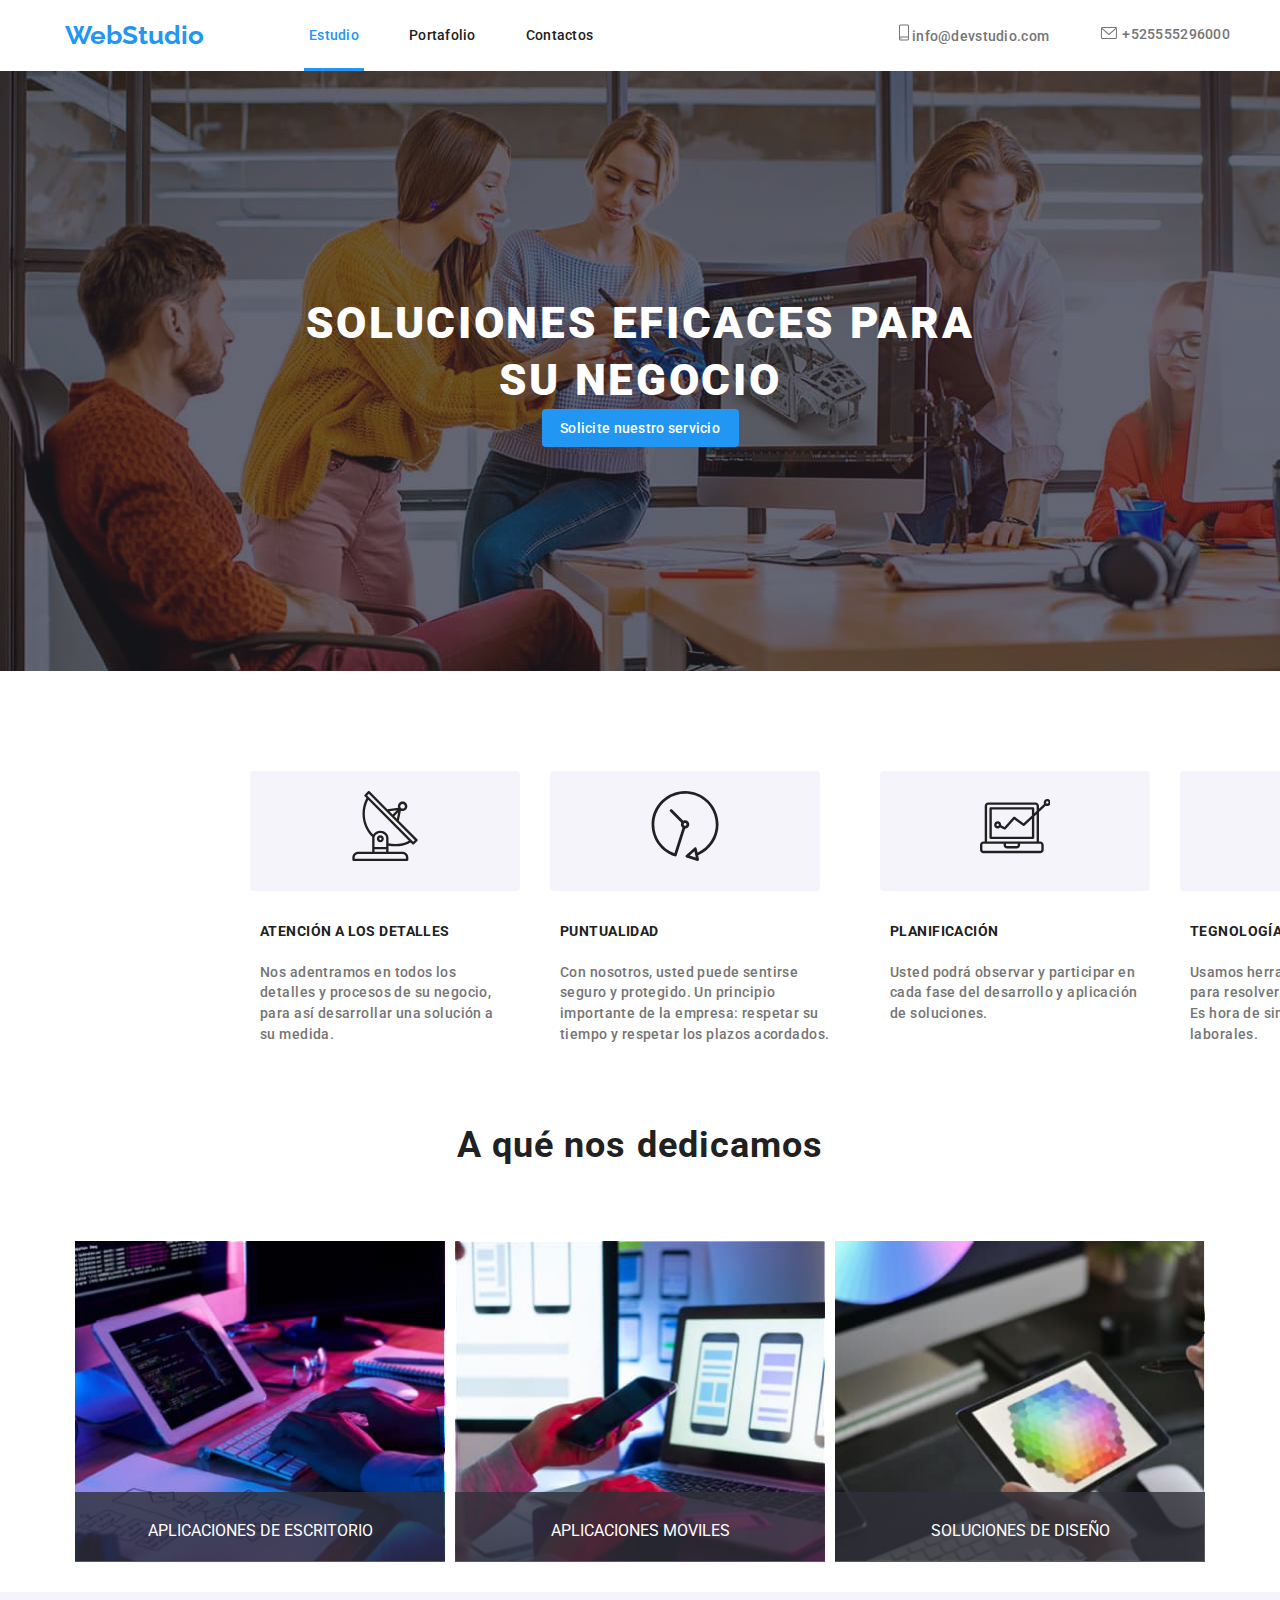
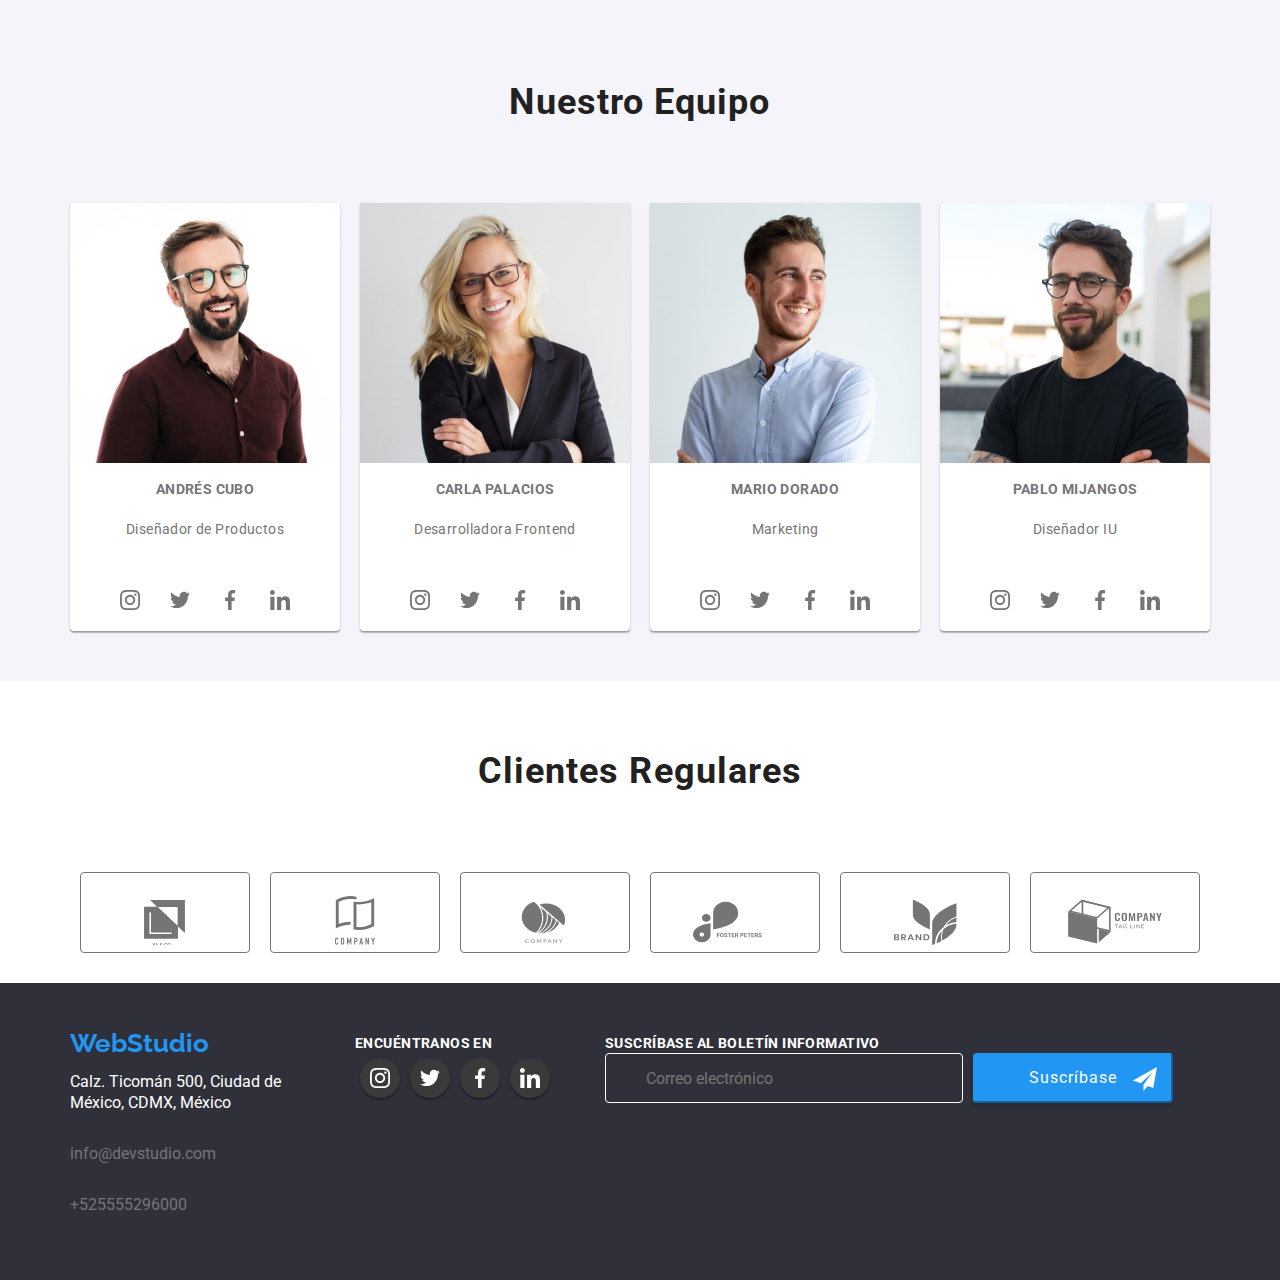
<file: index.html>
<!DOCTYPE html>
<html lang="en">
  <head>
    <meta charset="UTF-8" />
    <meta http-equiv="X-UA-Compatible" content="IE=edge" />
    <meta name="viewport" content="width=device-width, initial-scale=1.0" />
    <title>WebStudio</title>
    <link rel="stylesheet" href="css/modern-normalize.css" />
    <link rel="stylesheet" href="css/styles.css" />
    <link rel="preconnect" href="https://fonts.googleapis.com" />
    <link rel="preconnect" href="https://fonts.gstatic.com" crossorigin />
    <link
      href="https://fonts.googleapis.com/css2?family=Roboto:wght@400;500;700;900&display=swap"
      rel="stylesheet"
    />
    <link
      href="https://fonts.googleapis.com/css2?family=Raleway:wght@700&family=Roboto:wght@700&display=swap"
      rel="stylesheet"
    />
  </head>
  <body>
    <!-- Header section -->
    <div class="header-shadow">
      <header class="header">
        <nav class="navbar">
          <a class="logo" href="index.html">WebStudio</a>
          <ul class="navbar__menu">
            <li class="navbar__link">
              <a
                class="navbar__link--current"
                href="index.html"
                target="_self"
                rel="noopener noreferrer"
                >Estudio</a
              >
            </li>
            <li class="navbar__link">
              <a href="portafolio.html" target="_self" rel="noopener noreferrer"
                >Portafolio</a
              >
            </li>
            <li class="navbar__link">
              <a href="#" target="_self" rel="noopener noreferrer">Contactos</a>
            </li>
          </ul>
        </nav>
        <!-- contacts -->
        <ul class="booking">
          <li class="booking__icon">
            <a class="booking__link" href="mailto:info@devstudio.com"
              ><svg class="booking__icon--phone">
                <use href="images/icons.svg#icon-telfono-inteligente-1"></use>
              </svg>
              info@devstudio.com</a
            >
          </li>
          <li class="booking__icon">
            <a class="booking__link" href="tel:+525555296000">
              <svg class="booking__icon--email">
                <use href="images/icons.svg#icon-sobre-1"></use>
              </svg>
              +525555296000</a
            >
          </li>
        </ul>
      </header>
    </div>
    <!-- Main -->
    <main>
      <section class="banner">
        <h1 class="title1">SOLUCIONES EFICACES PARA SU NEGOCIO</h1>
        <button data-modal-open class="banner__button" type="button">
          Solicite nuestro servicio
        </button>
        <!-- ventana modal -->
        <div class="backdrop is-hidden" data-modal>
          <div class="modal">
            <div class="position">
              <button class="modal-close-button" data-modal-close>X</button>
            </div>
            <form name="signup_form" autocomplete="on">
              <h2 class="modal-form-h2">
                Deje sus datos, nos contactaremos con usted
              </h2>
              <label for="input-name"> Nombre </label>
              <div class="modal-form-input-group">
                <input
                  class="modal-form-input"
                  type="text"
                  name="name"
                  id="input-name"
                  required
                />
                <svg class="modal-form-svg" style="width: 18; height: 18">
                  <use href="images/icons.svg#icon-persona-negra-18dp-1"></use>
                </svg>
              </div>

              <label for="input-phone"> Teléfono </label>
              <div class="modal-form-input-group">
                <input
                  class="modal-form-input"
                  type="phone"
                  name="phone"
                  id="input-phone"
                  required
                />
                <svg class="modal-form-svg" style="width: 18; height: 18">
                  <use href="images/icons.svg#icon-telfono-negro-18dp-1"></use>
                </svg>
              </div>
              <label for="input-email"> Email </label>
              <div class="modal-form-input-group">
                <input
                  class="modal-form-input"
                  type="email"
                  name="email"
                  id="input-email"
                  required
                />
                <svg class="modal-form-svg" style="width: 18; height: 18">
                  <use
                    href="images/icons.svg#icon-correo-electrnico-negro-18dp-1"
                  ></use>
                </svg>
              </div>

              <label for="input-comment">
                Comentarios
                <textarea
                  class="modal-form-input"
                  name="comment"
                  id="input-comment"
                  placeholder="Introduzca el texto"
                  required
                  rows="5"
                ></textarea>
              </label>
              <label>
                <input
                  type="checkbox"
                  name="agree"
                  value="agredment"
                  required
                />
                Estoy de acuerdo con el boletín informativo y acepto los
                Términos y Condiciones
              </label>

              <button class="modal-button" type="submit">Enviar</button>
            </form>
          </div>
        </div>
      </section>
      <section class="container section-list">
        <ul class="list-text">
          <li class="list__item">
            <div class="list-box">
              <svg width="70" height="70">
                <use href="images/icons.svg#icon-antena"></use>
              </svg>
            </div>
            <h3 class="list__title">ATENCIÓN A LOS DETALLES</h3>
            <p class="list__paragraph">
              Nos adentramos en todos los detalles y procesos de su negocio,
              para así desarrollar una solución a su medida.
            </p>
          </li>
          <li class="list__item">
            <div class="list-box">
              <svg width="70" height="70">
                <use href="images/icons.svg#icon-Vector-2"></use>
              </svg>
            </div>
            <h3 class="list__title">PUNTUALIDAD</h3>
            <p class="list__paragraph">
              Con nosotros, usted puede sentirse seguro y protegido. Un
              principio importante de la empresa: respetar su tiempo y respetar
              los plazos acordados.
            </p>
          </li>
          <li class="list__item">
            <div class="list-box">
              <svg width="70" height="70">
                <use href="images/icons.svg#icon-Vector-1-1"></use>
              </svg>
            </div>
            <h3 class="list__title">PLANIFICACIÓN</h3>
            <p class="list__paragraph">
              Usted podrá observar y participar en cada fase del desarrollo y
              aplicación de soluciones.
            </p>
          </li>
          <li class="list__item">
            <div class="list-box">
              <svg width="70" height="70">
                <use href="images/icons.svg#icon-astronauta"></use>
              </svg>
            </div>
            <h3 class="list__title">TEGNOLOGÍA MODERNA</h3>
            <p class="list__paragraph">
              Usamos herramientas innovadoras para resolver las tareas
              asignadas. Es hora de simplificar los procesos laborales.
            </p>
          </li>
        </ul>
      </section>
      <section class="container">
        <h2 class="main-title">A qué nos dedicamos</h2>
        <ul class="card-list">
          <li class="card__image">
            <img
              src="images/image1.jpg"
              alt="Aplicaciones de escritorio"
              width="370"
            />
            <div class="card__image--lable">
              <p class="card__image--text">APLICACIONES DE ESCRITORIO</p>
            </div>
          </li>
          <li class="card__image">
            <img
              src="images/image2.jpg"
              alt="Aplicaciones mobiles"
              width="370"
            />
            <div class="card__image--lable">
              <p class="card__image--text">APLICACIONES MOVILES</p>
            </div>
          </li>
          <li class="card__image">
            <img src="images/image3.jpg" alt="Laptop" width="370" />
            <div class="card__image--lable">
              <p class="card__image--text">SOLUCIONES DE DISEÑO</p>
            </div>
          </li>
        </ul>
      </section>
      <section class="team">
        <div class="container">
          <h2 class="main-title">Nuestro Equipo</h2>
          <ul class="card-list">
            <li class="card">
              <div class="card__content">
                <img
                  src="images/team1.jpg"
                  alt="Primer miembro del equipo"
                  width="270"
                />
                <h3 class="list__title">Andrés Cubo</h3>
                <p class="list__paragraph">Diseñador de Productos</p>
                <ul class="social-list">
                  <li class="social-list__item">
                    <svg width="20" height="20">
                      <use href="images/icons.svg#icon-instagram"></use>
                    </svg>
                  </li>
                  <li class="social-list__item">
                    <svg width="20" height="20">
                      <use href="images/icons.svg#icon-twitter"></use>
                    </svg>
                  </li>
                  <li class="social-list__item">
                    <svg width="20" height="20">
                      <use href="images/icons.svg#icon-facebook"></use>
                    </svg>
                  </li>
                  <li class="social-list__item">
                    <svg width="20" height="20">
                      <use href="images/icons.svg#icon-linkedin"></use>
                    </svg>
                  </li>
                </ul>
              </div>
            </li>
            <li class="card">
              <div class="card__content">
                <img
                  src="images/team2.jpg"
                  alt="Segundo miembro del equipo"
                  width="270"
                />
                <h3 class="list__title">Carla Palacios</h3>
                <p class="list__paragraph">Desarrolladora Frontend</p>
                <ul class="social-list">
                  <li class="social-list__item">
                    <svg width="20" height="20">
                      <use href="images/icons.svg#icon-instagram"></use>
                    </svg>
                  </li>
                  <li class="social-list__item">
                    <svg width="20" height="20">
                      <use href="images/icons.svg#icon-twitter"></use>
                    </svg>
                  </li>
                  <li class="social-list__item">
                    <svg width="20" height="20">
                      <use href="images/icons.svg#icon-facebook"></use>
                    </svg>
                  </li>
                  <li class="social-list__item">
                    <svg width="20" height="20">
                      <use href="images/icons.svg#icon-linkedin"></use>
                    </svg>
                  </li>
                </ul>
              </div>
            </li>
            <li class="card">
              <div class="card__content">
                <img
                  src="images/team3.jpg"
                  alt="Tercer miembro del equipo"
                  width="270"
                />
                <h3 class="list__title">Mario Dorado</h3>
                <p class="list__paragraph">Marketing</p>
                <ul class="social-list">
                  <li class="social-list__item">
                    <svg width="20" height="20">
                      <use href="images/icons.svg#icon-instagram"></use>
                    </svg>
                  </li>
                  <li class="social-list__item">
                    <svg width="20" height="20">
                      <use href="images/icons.svg#icon-twitter"></use>
                    </svg>
                  </li>
                  <li class="social-list__item">
                    <svg width="20" height="20">
                      <use href="images/icons.svg#icon-facebook"></use>
                    </svg>
                  </li>
                  <li class="social-list__item">
                    <svg width="20" height="20">
                      <use href="images/icons.svg#icon-linkedin"></use>
                    </svg>
                  </li>
                </ul>
              </div>
            </li>
            <li class="card">
              <div class="card__content">
                <img
                  src="images/team4.jpg"
                  alt="Cuarto miembro del equipo"
                  width="270"
                />
                <h3 class="list__title">Pablo Mijangos</h3>
                <p class="list__paragraph">Diseñador IU</p>
                <ul class="social-list">
                  <li class="social-list__item">
                    <svg width="20" height="20">
                      <use href="images/icons.svg#icon-instagram"></use>
                    </svg>
                  </li>
                  <li class="social-list__item">
                    <svg width="20" height="20">
                      <use href="images/icons.svg#icon-twitter"></use>
                    </svg>
                  </li>
                  <li class="social-list__item">
                    <svg width="20" height="20">
                      <use href="images/icons.svg#icon-facebook"></use>
                    </svg>
                  </li>
                  <li class="social-list__item">
                    <svg width="20" height="20">
                      <use href="images/icons.svg#icon-linkedin"></use>
                    </svg>
                  </li>
                </ul>
              </div>
            </li>
          </ul>
        </div>
      </section>
      <section class="team-clientes">
        <div class="container">
          <h2 class="main-title">Clientes Regulares</h2>
          <ul class="card-list">
            <li class="card">
              <div class="card__svg">
                <svg class="svg" width="106" height="52.83">
                  <use href="images/icons.svg#icon-Logo-6"></use>
                </svg>
              </div>
            </li>
            <li class="card">
              <div class="card__svg">
                <svg class="svg" width="106" height="52.83">
                  <use href="images/icons.svg#icon-Logo-1-1"></use>
                </svg>
              </div>
            </li>
            <li class="card">
              <div class="card__svg">
                <svg width="106" height="52.83">
                  <use href="images/icons.svg#icon-Logo-2-1"></use>
                </svg>
              </div>
            </li>
            <li class="card">
              <div class="card__svg">
                <svg width="106" height="52.83">
                  <use href="images/icons.svg#icon-Logo-3-1"></use>
                </svg>
              </div>
            </li>
            <li class="card">
              <div class="card__svg">
                <svg width="106" height="52.83">
                  <use href="images/icons.svg#icon-Logo-4-1"></use>
                </svg>
              </div>
            </li>
            <li class="card">
              <div class="card__svg">
                <svg width="106" height="52.83">
                  <use href="images/icons.svg#icon-Logo-5-1"></use>
                </svg>
              </div>
            </li>
          </ul>
        </div>
      </section>
    </main>
    <!-- Footer -->
    <footer class="footer">
      <div class="container-footer">
        <address>
          <div class="div-foot">
            <a class="logo" href="index.html">WebStudio</a>
            <ul class="menu-footer">
              <li class="item-footer">
                <a
                  class="a-footer"
                  href="https://goo.gl/maps/gsVTC1vpJvbJmhK39"
                  target="_blank"
                  rel="noopener noreferrer"
                  >Calz. Ticomán 500, Ciudad de México, CDMX, México</a
                >
              </li>
              <li class="item-footer">
                <a class="a-footer-grey" href="mailto:info@devstudio.com"
                  >info@devstudio.com</a
                >
              </li>
              <li class="item-footer">
                <a class="a-footer-grey" href="tel:+525555296000"
                  >+525555296000</a
                >
              </li>
            </ul>
          </div>
        </address>

        <aside>
          <div class="social">
            <h3 class="footer-title">ENCUÉNTRANOS EN</h3>
            <ul class="social-list__foot">
              <li class="social-list__item--foot">
                <svg width="20" height="20">
                  <use href="images/icons.svg#icon-instagram"></use>
                </svg>
              </li>
              <li class="social-list__item--foot">
                <svg width="20" height="20">
                  <use href="images/icons.svg#icon-twitter"></use>
                </svg>
              </li>
              <li class="social-list__item--foot">
                <svg width="20" height="20">
                  <use href="images/icons.svg#icon-facebook"></use>
                </svg>
              </li>
              <li class="social-list__item--foot">
                <svg width="20" height="20">
                  <use href="images/icons.svg#icon-linkedin"></use>
                </svg>
              </li>
            </ul>
          </div>
        </aside>

        <aside class="subscription">
          <h3 class="footer-title">SUSCRÍBASE AL BOLETÍN INFORMATIVO</h3>

          <form class="subscription__form" action="">
            <input
              class="subscription__input"
              type="email"
              name="email"
              id="input-email"
              required
              placeholder="Correo electrónico"
            />
            <div class="subscription-button__group">
              <button class="subscription__button" type="submit">
                Suscríbase
              </button>
              <svg
                class="subscription__button--svg"
                style="width: 24; height: 24"
              >
                <use href="images/icons.svg#icon-enviar-cono"></use>
              </svg>
            </div>
          </form>
        </aside>
      </div>
    </footer>
    <script src="js/modal.js"></script>
  </body>
</html>
</file>
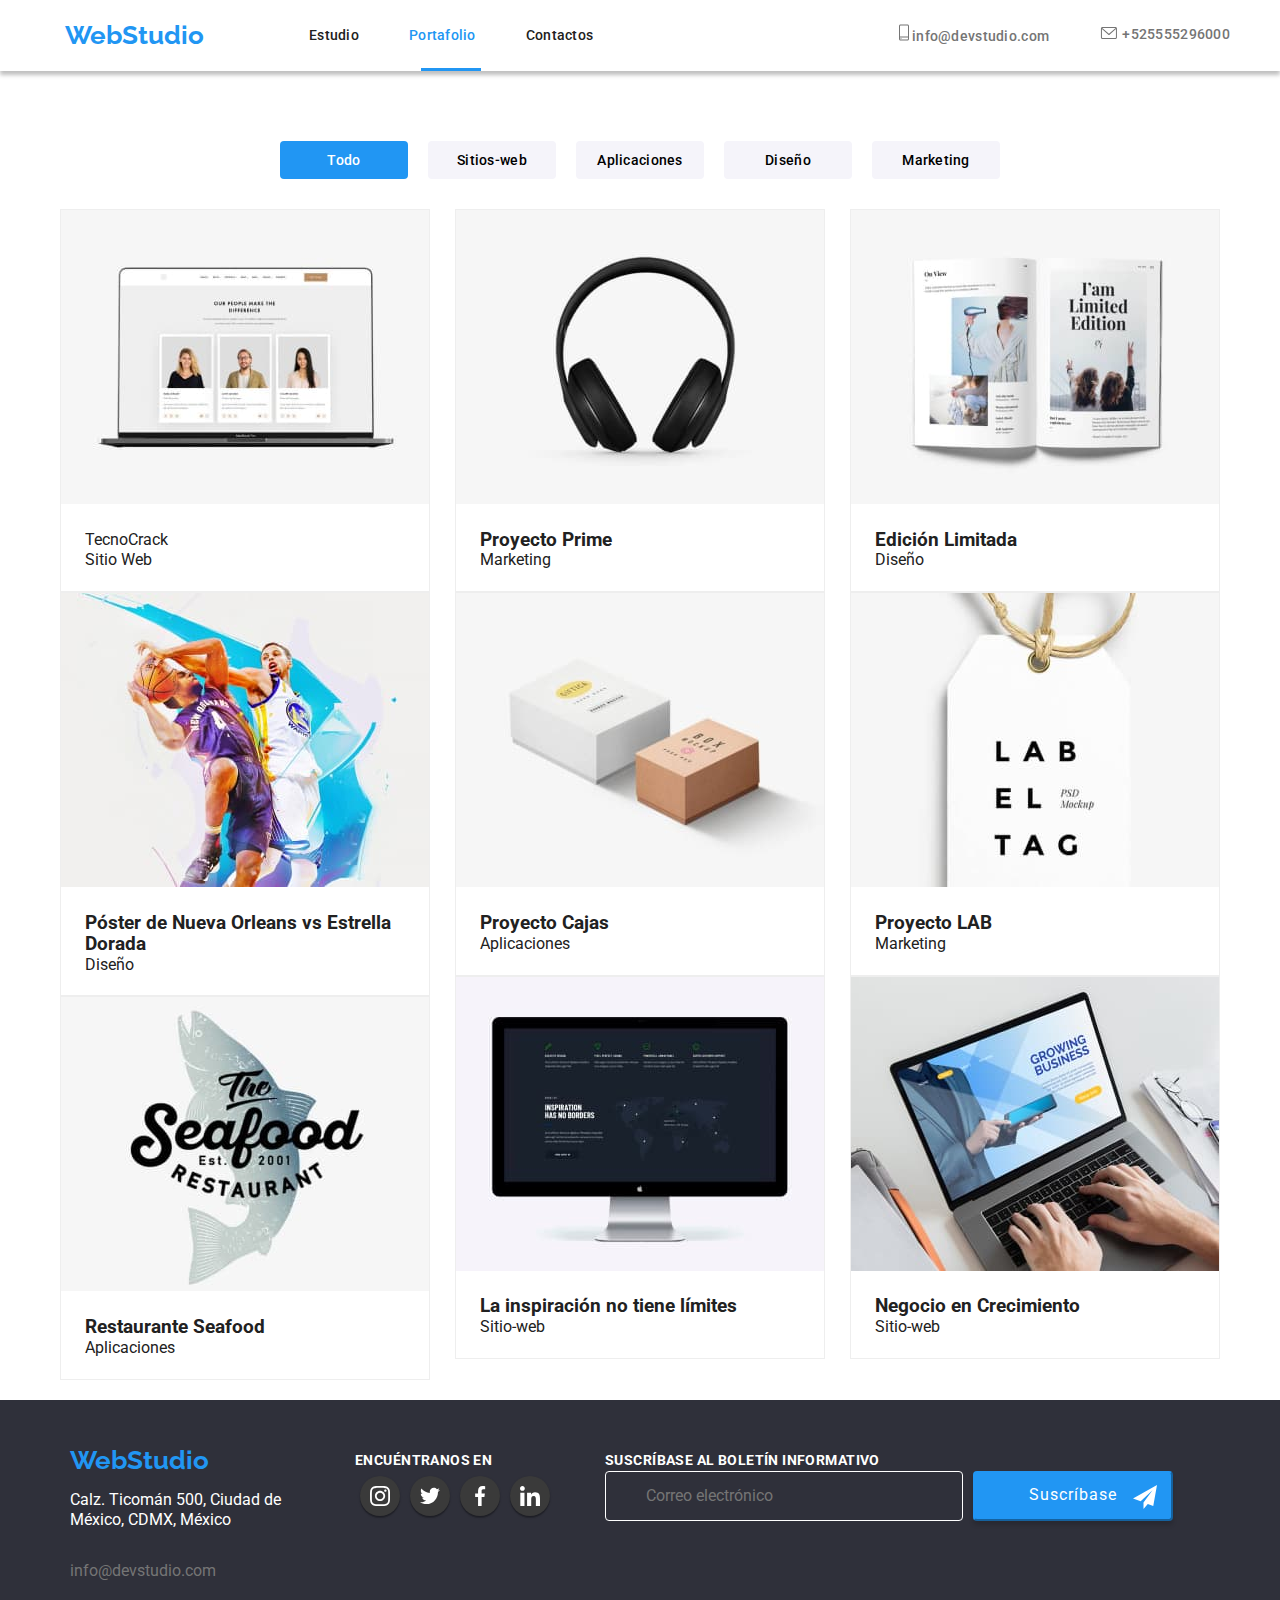
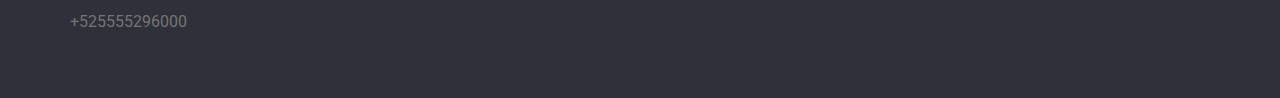
<file: portafolio.html>
<!DOCTYPE html>
<html lang="en">
  <head>
    <meta charset="UTF-8" />
    <meta http-equiv="X-UA-Compatible" content="IE=edge" />
    <meta name="viewport" content="width=device-width, initial-scale=1.0" />
    <title>Portafolio</title>
    <link rel="stylesheet" href="css/modern-normalize.css" />
    <link rel="stylesheet" href="css/styles.css" />
    <link rel="preconnect" href="https://fonts.googleapis.com" />
    <link rel="preconnect" href="https://fonts.gstatic.com" crossorigin />
    <link
      href="https://fonts.googleapis.com/css2?family=Roboto:wght@400;500;700;900&display=swap"
      rel="stylesheet"
    />
    <link
      href="https://fonts.googleapis.com/css2?family=Raleway:wght@700&family=Roboto:wght@700&display=swap"
      rel="stylesheet"
    />
  </head>
  <body>
    <!-- Header section -->
    <div class="header-shadow">
      <header class="header">
        <nav class="navbar">
          <a class="logo" href="index.html">WebStudio</a>
          <ul class="navbar__menu">
            <li class="navbar__link">
              <a href="index.html" target="_self" rel="noopener noreferrer"
                >Estudio</a
              >
            </li>
            <li class="navbar__link">
              <a
                class="navbar__link--current"
                href="portafolio.html"
                target="_self"
                rel="noopener noreferrer"
                >Portafolio</a
              >
            </li>
            <li class="navbar__link">
              <a href="#" target="_self" rel="noopener noreferrer">Contactos</a>
            </li>
          </ul>
        </nav>
        <!-- contacts -->
        <ul class="booking">
          <li class="booking__icon">
            <a class="booking__link" href="mailto:info@devstudio.com"
              ><svg class="booking__icon--phone">
                <use href="images/icons.svg#icon-telfono-inteligente-1"></use>
              </svg>
              info@devstudio.com</a
            >
          </li>
          <li class="booking__icon">
            <a class="booking__link" href="tel:+525555296000">
              <svg class="booking__icon--email">
                <use href="images/icons.svg#icon-sobre-1"></use>
              </svg>
              +525555296000</a
            >
          </li>
        </ul>
      </header>
    </div>
    <!-- Main -->
    <main class="container">
      <ul class="menu-buttons">
        <li class="menu-buttons__portafolio">
          <button class="button-current" type="button">Todo</button>
        </li>
        <li class="menu-buttons__portafolio">
          <button class="button" type="button">Sitios-web</button>
        </li>
        <li class="menu-buttons__portafolio">
          <button class="button" type="button">Aplicaciones</button>
        </li>
        <li class="menu-buttons__portafolio">
          <button class="button" type="button">Diseño</button>
        </li>
        <li class="menu-buttons__portafolio">
          <button class="button" type="button">Marketing</button>
        </li>
      </ul>

      <!--Cards-->
      <div class="container">
        <div class="flex-list">
          <div>
            <div class="card-container">
              <div class="card-image">
                <a href="#" class="link">
                  <img
                    src="images/projects/project1.jpg"
                    alt="Tecnoduck"
                    width="370"
                /></a>
                <div class="card-emergent">
                  <p class="p-emergent">
                    Tecnoduck es una plataforma de distribución de coronavirus
                    de última generación. Las compañías usan esta plataforma
                    para el espionaje digital y los ataques a los servidores
                    seguros de la competencia.
                  </p>
                </div>
              </div>
              <div class="card-body">
                <p class="title3">TecnoCrack</p>
                <p class="pharagraf">Sitio Web</p>
              </div>
            </div>

            <div class="card-container">
              <div class="card-image">
                <a href="#" class="link">
                  <img
                    src="images/projects/project2.jpg"
                    alt="Poster"
                    width="370"
                /></a>
                <div class="card-emergent">
                  <p class="p-emergent">
                    Tecnoduck es una plataforma de distribución de coronavirus
                    de última generación. Las compañías usan esta plataforma
                    para el espionaje digital y los ataques a los servidores
                    seguros de la competencia.
                  </p>
                </div>
              </div>
              <div class="card-body">
                <h3 class="title3">
                  Póster de Nueva Orleans vs Estrella Dorada
                </h3>
                <p class="pharagraf">Diseño</p>
              </div>
            </div>

            <div class="card-container">
              <div class="card-image">
                <a href="#" class="link">
                  <img
                    src="images/projects/project3.jpg"
                    alt="Restaurante"
                    width="370"
                /></a>
                <div class="card-emergent">
                  <p class="p-emergent">
                    Tecnoduck es una plataforma de distribución de coronavirus
                    de última generación. Las compañías usan esta plataforma
                    para el espionaje digital y los ataques a los servidores
                    seguros de la competencia.
                  </p>
                </div>
              </div>
              <div class="card-body">
                <h3 class="title3">Restaurante Seafood</h3>
                <p class="pharagraf">Aplicaciones</p>
              </div>
            </div>
          </div>
          <div>
            <div class="card-container">
              <div class="card-image">
                <a href="#" class="link">
                  <img
                    src="images/projects/project4.jpg"
                    alt="Proyecto"
                    width="370"
                /></a>
                <div class="card-emergent">
                  <p class="p-emergent">
                    Tecnoduck es una plataforma de distribución de coronavirus
                    de última generación. Las compañías usan esta plataforma
                    para el espionaje digital y los ataques a los servidores
                    seguros de la competencia.
                  </p>
                </div>
              </div>
              <div class="card-body">
                <h3 class="title3">Proyecto Prime</h3>
                <p class="pharagraf">Marketing</p>
              </div>
            </div>

            <div class="card-container">
              <div class="card-image">
                <a href="#" class="link">
                  <img
                    src="images/projects/project5.jpg"
                    alt="Cajas"
                    width="370"
                /></a>
                <div class="card-emergent">
                  <p class="p-emergent">
                    Tecnoduck es una plataforma de distribución de coronavirus
                    de última generación. Las compañías usan esta plataforma
                    para el espionaje digital y los ataques a los servidores
                    seguros de la competencia.
                  </p>
                </div>
              </div>
              <div class="card-body">
                <h3 class="title3">Proyecto Cajas</h3>
                <p class="pharagraf">Aplicaciones</p>
              </div>
            </div>

            <div class="card-container">
              <div class="card-image">
                <a href="#" class="link">
                  <img
                    src="images/projects/project6.jpg"
                    alt="Sitio-web"
                    width="370"
                /></a>
                <div class="card-emergent">
                  <p class="p-emergent">
                    Tecnoduck es una plataforma de distribución de coronavirus
                    de última generación. Las compañías usan esta plataforma
                    para el espionaje digital y los ataques a los servidores
                    seguros de la competencia.
                  </p>
                </div>
              </div>
              <div class="card-body">
                <h3 class="title3">La inspiración no tiene límites</h3>
                <p class="pharagraf">Sitio-web</p>
              </div>
            </div>
          </div>
          <div>
            <div class="card-container">
              <div class="card-image">
                <a href="#" class="link">
                  <img
                    src="images/projects/project7.jpg"
                    alt="Edición"
                    width="370"
                /></a>
                <div class="card-emergent">
                  <p class="p-emergent">
                    Tecnoduck es una plataforma de distribución de coronavirus
                    de última generación. Las compañías usan esta plataforma
                    para el espionaje digital y los ataques a los servidores
                    seguros de la competencia.
                  </p>
                </div>
              </div>
              <div class="card-body">
                <h3 class="title3">Edición Limitada</h3>
                <p class="pharagraf">Diseño</p>
              </div>
            </div>

            <div class="card-container">
              <div class="card-image">
                <a href="#" class="link">
                  <img
                    src="images/projects/project8.jpg"
                    alt="Lable"
                    width="370"
                /></a>
                <div class="card-emergent">
                  <p class="p-emergent">
                    Tecnoduck es una plataforma de distribución de coronavirus
                    de última generación. Las compañías usan esta plataforma
                    para el espionaje digital y los ataques a los servidores
                    seguros de la competencia.
                  </p>
                </div>
              </div>
              <div class="card-body">
                <h3 class="title3">Proyecto LAB</h3>
                <p class="pharagraf">Marketing</p>
              </div>
            </div>

            <div class="card-container">
              <div class="card-image">
                <a href="#" class="link">
                  <img
                    src="images/projects/project9.jpg"
                    alt="Negocio"
                    width="370"
                /></a>
                <div class="card-emergent">
                  <p class="p-emergent">
                    Tecnoduck es una plataforma de distribución de coronavirus
                    de última generación. Las compañías usan esta plataforma
                    para el espionaje digital y los ataques a los servidores
                    seguros de la competencia.
                  </p>
                </div>
              </div>
              <div class="card-body">
                <h3 class="title3">Negocio en Crecimiento</h3>
                <p class="pharagraf">Sitio-web</p>
              </div>
            </div>
          </div>
        </div>
      </div>
    </main>
    <!-- Footer -->
    <footer class="footer">
      <div class="container-footer">
        <address>
          <div class="div-foot">
            <a class="logo" href="index.html">WebStudio</a>
            <ul class="menu-footer">
              <li class="item-footer">
                <a
                  class="a-footer"
                  href="https://goo.gl/maps/gsVTC1vpJvbJmhK39"
                  target="_blank"
                  rel="noopener noreferrer"
                  >Calz. Ticomán 500, Ciudad de México, CDMX, México</a
                >
              </li>
              <li class="item-footer">
                <a class="a-footer-grey" href="mailto:info@devstudio.com"
                  >info@devstudio.com</a
                >
              </li>
              <li class="item-footer">
                <a class="a-footer-grey" href="tel:+525555296000"
                  >+525555296000</a
                >
              </li>
            </ul>
          </div>
        </address>

        <aside>
          <div class="social">
            <h3 class="footer-title">ENCUÉNTRANOS EN</h3>
            <ul class="social-list__foot">
              <li class="social-list__item--foot">
                <svg width="20" height="20">
                  <use href="images/icons.svg#icon-instagram"></use>
                </svg>
              </li>
              <li class="social-list__item--foot">
                <svg width="20" height="20">
                  <use href="images/icons.svg#icon-twitter"></use>
                </svg>
              </li>
              <li class="social-list__item--foot">
                <svg width="20" height="20">
                  <use href="images/icons.svg#icon-facebook"></use>
                </svg>
              </li>
              <li class="social-list__item--foot">
                <svg width="20" height="20">
                  <use href="images/icons.svg#icon-linkedin"></use>
                </svg>
              </li>
            </ul>
          </div>
        </aside>

        <aside class="subscription">
          <h3 class="footer-title">SUSCRÍBASE AL BOLETÍN INFORMATIVO</h3>

          <form class="subscription__form" action="">
            <input
              class="subscription__input"
              type="email"
              name="email"
              id="input-email"
              required
              placeholder="Correo electrónico"
            />
            <div class="subscription-button__group">
              <button class="subscription__button" type="submit">
                Suscríbase
              </button>
              <svg
                class="subscription__button--svg"
                style="width: 24; height: 24"
              >
                <use href="images/icons.svg#icon-enviar-cono"></use>
              </svg>
            </div>
          </form>
        </aside>
      </div>
    </footer>
  </body>
</html>
</file>
<file: css/styles.css>
:root {
  --color: #212121;
  --brand-color: #2196f3;
  --font-color: #757575;
  --hover-color: var(--brand-color);
}

body {
  font-family: 'Roboto', 'Arial', Sans-serif;
  color: var(--color);
  line-height: 1.3rem;
}
address {
  font-style: normal;
}

.a:hover {
  color: var(--brand-color);
}

.a-footer {
  color: #ffffff;
  text-decoration: none;
}

.a-footer:hover {
  color: var(--brand-color);
}

.a-footer-grey {
  color: var(--font-color);
  text-decoration: none;
}

.a-footer-grey:hover {
  color: var(--brand-color);
}

.modal {
  width: 530px;
  height: 580px;

  position: absolute;
  top: 50%;
  left: 50%;
  margin-left: -265px;
  margin-top: -250px;
  background: #ffffff;
  border-radius: 4px;
  box-shadow: 0px 1px 3px rgba(0, 0, 0, 0.12), 0px 1px 1px rgba(0, 0, 0, 0.14),
    0px 2px 1px rgba(0, 0, 0, 0.2);

  padding: 40px;
}

.modal-form-h2 {
  font-family: 'Roboto';
  font-style: normal;
  font-weight: 700;
  font-size: 20px;
  line-height: 23px;
  text-align: center;
  letter-spacing: 0.03em;

  color: #212121;
}

.p-emergent {
  color: #ffffff;
  padding: 63px 24px;
}

.position {
  position: absolute;
  margin: -30px 450px;
}

.card-container {
  width: 370px;
  background: #ffffff;
  border: 1px solid #eeeeee;
}

.card-container:hover {
  box-shadow: 0px 1px 3px rgba(0, 0, 0, 0.12), 0px 1px 1px rgba(0, 0, 0, 0.14),
    0px 2px 1px rgba(0, 0, 0, 0.2);
}

.card-container:hover .card-emergent {
  transform: translateY(0%);
}

.card-body {
  padding: 20px 24px;
}

.card-emergent {
  position: absolute;
  top: 0;
  height: 294px;
  width: 370px;
  background: rgba(33, 150, 243, 0.9);
  letter-spacing: 0.03em;
  transform: translateY(105%);
  transition: transform 250ms ease;
  transition-timing-function: cubic-bezier(0.4, 0, 0.2, 1);
}

.card-image {
  position: relative;
  overflow: hidden;
}

.flex-list {
  display: flex;
  justify-content: space-between;
  margin: 20px;
}
/* OJO PARA EDITAR LAS CARDS */
.item-portafolio {
  /*CARD CONTAINER */
  display: inline;
  padding: 10px;
  text-align: left;
}

.content-portafolio:hover {
  /*CARD IMAGE */
  box-shadow: 0px 1px 3px rgba(0, 0, 0, 0.12), 0px 1px 1px rgba(0, 0, 0, 0.14),
    0px 2px 1px rgba(0, 0, 0, 0.2);
}

.list-portafolio {
  /*FLEX LIST */
  display: flex;
  margin: 20px;
  list-style: none;
  justify-content: center;
}

.nav-list {
  display: flex;
  align-items: center;
  gap: 50px;
}

a {
  text-decoration: none;
  color: currentColor;
}

ul,
h1,
h2,
h3,
h4,
h5 {
  list-style: none;
  margin: 0;
  padding: 0;
}

.menu-buttons__portafolio {
  font-weight: 500;
  font-size: 14px;
  letter-spacing: 0.02em;
  padding: 10px;
  padding-top: 70px;
}

.current {
  color: var(--brand-color);
}

.box {
  height: 600px;
  left: -4px;
  background-color: #2f303a;
  display: flex;
  align-items: center;
  justify-content: center;
  flex-direction: column;
  background-image: linear-gradient(to bottom, #2f303a66, #2f303a66),
    url(../images/banner.jpg);
  background-repeat: no-repeat;
  background-size: cover;
}

* {
  padding: 0;
  margin: 0;
  box-sizing: border-box;
}

.container {
  width: 1200px;
  margin: 0 auto;
}

.container-footer {
  width: 1200px;
  margin: 0 auto;
  display: flex;
  gap: 50px;
}

.header-shadow {
  box-shadow: 0px 4px 4px rgba(0, 0, 0, 0.25);
}

.header {
  /*  Making header.page-header a Flex-container and aligning elements  */
  display: flex;
  align-items: center;
  justify-content: space-between;
  padding: 10px;
  width: 1200px;
  margin: 0 auto;
}

.navbar {
  display: flex;
  gap: 90px;
}

.navbar .navbar__menu {
  display: flex;
  align-items: center;
  gap: 50px;
}

.navbar .navbar__link {
  font-weight: 500;
  font-size: 14px;
  letter-spacing: 0.02em;
}

.navbar__link:hover {
  color: var(--brand-color);
}

.navbar__link:focus {
  color: var(--brand-color);
}

.navbar__link--current {
  color: var(--brand-color);
}

.navbar__link--current::after {
  content: '';
  width: 60px;
  height: 3px;
  position: absolute;
  margin: 43px 20px 50px -55px;
  background-color: #2196f3;
}

.booking {
  display: flex;
  padding: 0px;
  margin: 0;
  list-style: none;
  gap: 50px;
}

.booking__link {
  font-weight: 500;
  font-size: 14px;
  letter-spacing: 0.02em;
}

.booking__icon {
  color: var(--font-color);
}

.booking__icon:hover {
  color: var(--brand-color);
}

.booking__icon:focus {
  color: var(--brand-color);
}

.booking__icon--email {
  width: 20px;
  height: 12px;
}

.booking__icon--phone {
  width: 10px;
  height: 17px;
}

.logo {
  font-family: 'Raleway';
  font-style: normal;
  font-weight: 700;
  font-size: 26px;
  color: var(--brand-color);
  text-decoration: none;
  padding: 15px;
}

.banner {
  height: 600px;
  left: -4px;
  background-color: #2f303a;
  display: flex;
  align-items: center;
  justify-content: center;
  flex-direction: column;
  background-image: linear-gradient(to bottom, #2f303a66, #2f303a66),
    url(../images/banner.jpg);
  background-repeat: no-repeat;
  background-size: cover;
}

.banner__button {
  cursor: pointer;
  font-weight: 500;
  font-size: 14px;
  letter-spacing: 0.02em;
  text-decoration: none;
  width: 197px;
  height: 38px;
  background: #f5f4fa;
  border-radius: 4px;
  display: block;
  padding: 10px;
  border: #f5f4fa;
  color: #ffffff;
  background-color: var(--brand-color);
}

.modal-close-button {
  margin: 6px;
  height: 30px;
  width: 30px;
  border-radius: 50%;
}

.modal-button {
  width: 200px;
  height: 50px;
  left: 700px;
  top: 712px;

  margin: 120px;

  background: #2196f3;
  box-shadow: 0px 4px 4px rgba(0, 0, 0, 0.15);
  border-radius: 4px;
  display: block;
  align-items: center;
  text-align: center;
  letter-spacing: 0.06em;
  background-color: #2196f3;
  border-color: #2196f3;
  color: #ffffff;
}

.subscription {
  justify-self: flex-end;
}

.subscription__form {
  display: flex;
}

.subscription-button__group {
  position: relative;
}
.subscription__button {
  width: 200px;
  height: 50px;
  left: 700px;
  top: 712px;

  background: #2196f3;
  box-shadow: 0px 4px 4px rgba(0, 0, 0, 0.15);
  border-radius: 4px;
  display: block;
  align-items: center;
  text-align: center;
  letter-spacing: 0.06em;
  background-color: #2196f3;
  border-color: #2196f3;
  color: #ffffff;
  margin-left: 10px;
}

.subscription__button--svg {
  width: 18;
  height: 18;
  position: absolute;
  top: 14px;
  left: 170px;
  fill: #212121;
}

.subscription__input {
  display: block;
  outline: none;
  border: 1px solid rgb(255, 255, 255);
  background-color: transparent;
  border-radius: 4px;
  width: 358px;
  height: 50px;
  padding-left: 40px;
  color: #eeeeee;
}

.subscription__input:hover,
.subscription__input:focus {
  border: 1px solid #2196f3;
}

.modal-form-input {
  display: block;
  outline: none;
  border: 1px solid rgba(33, 33, 33, 0.2);
  border-radius: 4px;
  width: 100%;
  height: 40px;
  padding-left: 40px;
}

.modal-form-input:hover,
.modal-form-input:focus {
  border: 1px solid #2196f3;
}

.modal-form-svg {
  width: 18;
  height: 18;
  position: absolute;
  top: 14px;
  left: 15px;
  fill: #212121;
}

.modal-form-input:hover + .modal-form-svg,
.modal-form-input:focus + .modal-form-svg {
  fill: #2196f3;
}

.modal-form-input-group {
  position: relative;
}

.is-hidden {
  visibility: hidden;
}

.backdrop {
  position: fixed;
  top: 0;
  left: 0;
  width: 100%;
  height: 100%;
  background: rgba(0, 0, 0, 0.2);
  opacity: 1;
  /*visibility: visible;
  transition: opacity 250ms cubic-bezier(0.4, 0, 0.2, 1),
    visibility 250ms cubic-bezier(0.4, 0, 0.2, 1);*/
}

.list-text {
  display: flex;
  gap: 30px;
  list-style: none;
}

.list-box {
  width: 270px;
  height: 120px;
  background: #f5f4fa;
  border-radius: 4px;
  display: flex;
  justify-content: center;
  padding: 20px;
  margin-bottom: 20px;
}

.list__item {
  font-weight: 500;
  font-size: 14px;
  letter-spacing: 0.02em;
}

.list__title {
  font-style: normal;
  font-weight: 700;
  font-size: 14px;
  letter-spacing: 0.03em;
  text-transform: uppercase;
  padding: 10px;
}

.list__paragraph {
  font-size: 14px;
  letter-spacing: 0.03em;
  color: #757575;
  padding: 10px;
}

.main-title {
  font-style: normal;
  font-weight: 700;
  font-size: 36px;
  letter-spacing: 0.03em;
  margin: 80px;
  display: flex;
  justify-content: center;
}

.card {
  display: inline;
  padding: 10px;
  text-align: center;
  color: #757575;
}

.card-list {
  display: flex;
  margin: 20px;
  list-style: none;
  justify-content: center;
}

.card__image {
  display: inline;
  padding: 5px;
  position: relative;
}

.card__image--text {
  color: #ffffff;
  position: absolute;
  align-items: center;
  bottom: 20px;
}

.card__image--lable {
  width: 370px;
  height: 70px;
  position: absolute;
  bottom: 10px;
  background: rgba(47, 48, 58, 0.8);
  display: flex;
  align-items: center;
  justify-content: center;
}

.card__content {
  background: #ffffff;
  /* material shadow v1 */

  box-shadow: 0px 1px 3px rgba(0, 0, 0, 0.12), 0px 1px 1px rgba(0, 0, 0, 0.14),
    0px 2px 1px rgba(0, 0, 0, 0.2);
  border-radius: 0px 0px 4px 4px;
  width: 270px;
  height: 428px;
}

.card__svg {
  border: 1px solid var(--font-color);
  border-radius: 4px;
  display: flex;
  justify-content: center;
  padding: 20px;
  width: 170px;
  height: 81px;
}

.card__svg:hover,
.card__svg:focus {
  border: 1px solid #2196f3;
  color: #2196f3;
}

svg {
  fill: currentColor;
}

.card__svg:hover + .svg,
.card__svg:focus + .svg {
  fill: #2196f3;
}

.social {
}

.footer-title {
  color: #ffffff;
  font-style: normal;
  font-weight: 700;
  font-size: 14px;
  letter-spacing: 0.03em;
}

.social-list {
  display: flex;
  padding: 30px;
  list-style: none;
  justify-content: center;
  gap: 10px;
}

.social-list__item {
  height: 40px;
  width: 40px;
  display: flex;
  justify-content: center;
  align-items: center;
  border-radius: 50%;
  color: AFB1B8;
}

.social-list__item--foot {
  margin: 5px;
  height: 40px;
  width: 40px;
  display: flex;
  justify-content: center;
  align-items: center;
  border-radius: 50%;
  color: #ffffff;
  background-color: #3a3a3a;
  box-shadow: 0px 1px 3px rgba(0, 0, 0, 0.12), 0px 1px 1px rgba(0, 0, 0, 0.14),
    0px 2px 1px rgba(0, 0, 0, 0.2);
}

.social-list__item:hover {
  color: #ffffff;
  background-color: var(--brand-color);
}

.social-list__item--foot:hover {
  color: #ffffff;
  background-color: var(--brand-color);
}

.social-list__foot {
  display: flex;
  list-style: none;
}

.menu {
  display: flex;
  padding: 0px;
  margin: 0;
  list-style: none;
  gap: 50px;
}

.menu .a {
  font-weight: 500;
  font-size: 14px;
  letter-spacing: 0.02em;
  color: #212121;
  text-decoration: none;
  display: block;
  padding: 10px;
}

.menu .current {
  font-weight: 500;
  font-size: 14px;
  letter-spacing: 0.02em;
  color: var(--brand-color);
  text-decoration: none;
  display: block;
  padding: 10px;
}

.banner-content {
  padding: 20px;
}

.section-list {
  /*  Making section a Flex-container and aligning elements  */
  display: flex;
  align-items: center;
  justify-content: space-between;
  margin: 100px 200px 0 250px;
}

.list-image {
  display: flex;
  margin: 20px;
  list-style: none;
  justify-content: center;
}

.list-team {
  display: flex;
  margin: 20px;
  list-style: none;
}

.team {
  background: #f5f4fa;
  padding: 20px;
}

.footer {
  padding: 50px;
  background-color: #2f303a;
}

.menu-footer {
  list-style: none;
  justify-content: left;
}

.team-clientes {
  background: #ffffff;
}

address {
}

.title-team {
  font-style: normal;
  font-weight: 700;
  font-size: 36px;
  letter-spacing: 0.03em;
  margin: 50px;
  display: flex;
  justify-content: center;
}

.item-footer {
  padding: 15px;
  width: 250px;
}

.div-foot {
  margin-left: 5px;
}

/* clases tarea 3 portafolio */

.menu-buttons {
  display: flex;
  padding: 0px;
  margin: 0;
  list-style: none;
  justify-content: center;
}

.item-buttons {
  display: inline;
  padding: 20px;
}

.button {
  cursor: pointer;
  font-weight: 500;
  font-size: 14px;
  letter-spacing: 0.02em;
  text-decoration: none;
  width: 128px;
  height: 38px;
  background: #f5f4fa;
  border-radius: 4px;
  display: block;
  padding: 10px;
  border: #f5f4fa;
}

.button:hover {
  color: white;
  background-color: var(--brand-color);
}

.button-current {
  cursor: pointer;
  font-weight: 500;
  font-size: 14px;
  letter-spacing: 0.02em;
  text-decoration: none;
  width: 128px;
  height: 38px;
  background: #f5f4fa;
  border-radius: 4px;
  display: block;
  padding: 10px;
  border: #f5f4fa;
  color: #ffffff;
  background-color: var(--brand-color);
}

.link:hover {
  color: white;
}

.content-portafolio {
  background: #ffffff;
  border: 1px solid #eeeeee;
}

/* clases tarea 2 */

.contacto {
  font-weight: 500;
  font-size: 14px;
  letter-spacing: 0.02em;
  color: var(--color);
}

.contacto:hover {
  color: var(--brand-color);
}

.end {
  font-weight: 500;
  font-size: 14px;
  letter-spacing: 0.02em;
  color: var(--color);
}

.end:hover {
  color: var(--brand-color);
}

.portafolio {
  font-weight: 500;
  font-size: 14px;
  letter-spacing: 0.02em;
  color: var(--color);
}

.portafolio:hover {
  color: var(--brand-color);
}

.title1 {
  font-style: normal;
  font-weight: 900;
  font-size: 44px;
  letter-spacing: 0.06em;
  text-transform: uppercase;
  color: #ffffff;
  width: 700px;
  line-height: 1.3em;
  text-align: center;
}
</file>
